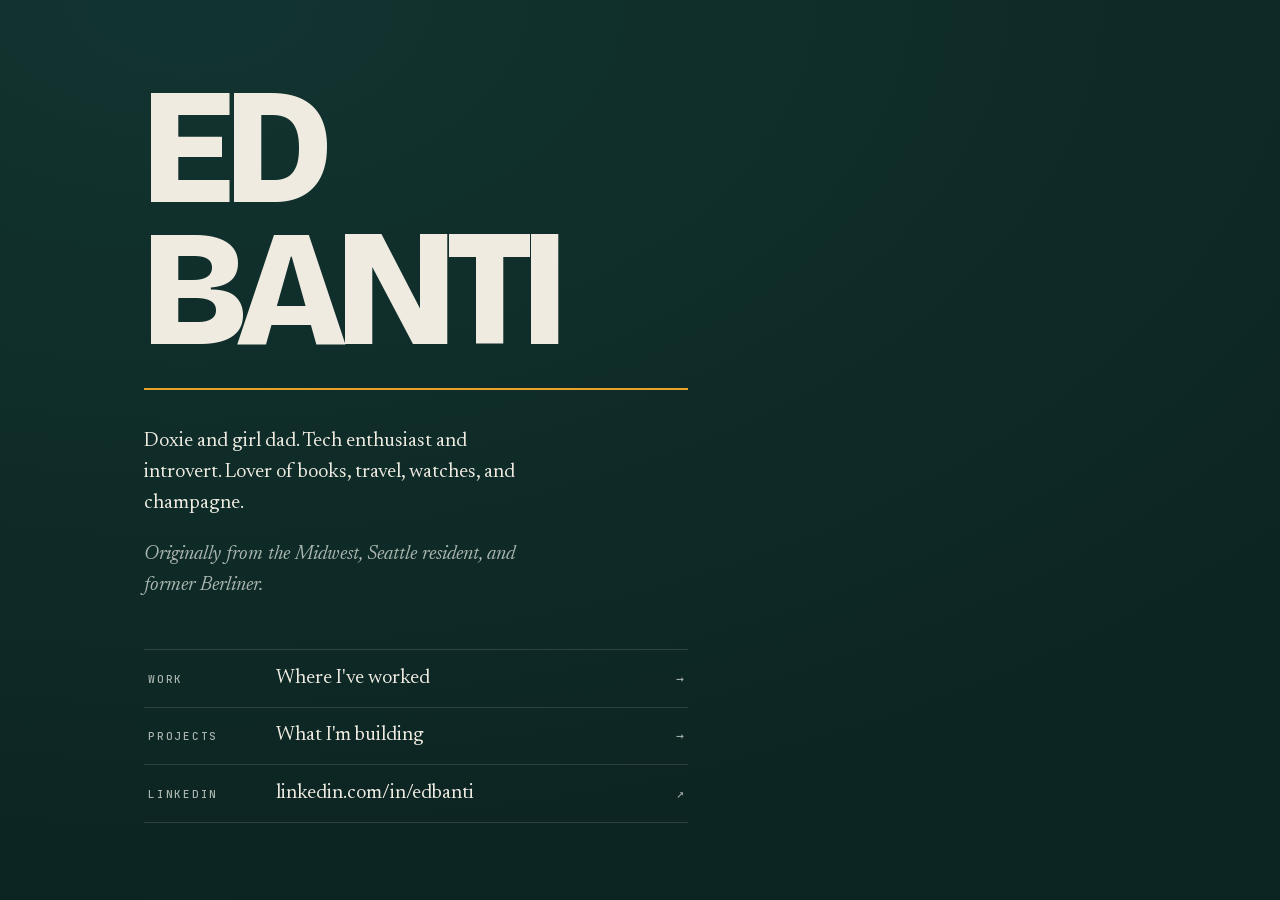
<file: index.html>
<!DOCTYPE html>
<html lang="en">
<head>
<meta charset="utf-8">
<meta name="viewport" content="width=device-width, initial-scale=1">
<title>Ed Banti</title>
<meta name="description" content="Doxie and girl dad. Tech enthusiast and introvert. Lover of books, travel, watches, and champagne. Seattle resident and former Berliner.">
<link rel="canonical" href="https://edbanti.com/">

<meta property="og:type" content="website">
<meta property="og:url" content="https://edbanti.com/">
<meta property="og:title" content="Ed Banti">
<meta property="og:description" content="Doxie and girl dad. Tech enthusiast and introvert. Lover of books, travel, watches, and champagne. Seattle resident and former Berliner.">
<meta property="og:image" content="https://edbanti.com/og.png">
<meta property="og:image:width" content="1200">
<meta property="og:image:height" content="630">
<meta property="og:image:alt" content="Ed Banti">
<meta name="twitter:card" content="summary_large_image">

<link rel="icon" href="data:image/svg+xml,<svg xmlns='http://www.w3.org/2000/svg' viewBox='0 0 32 32'><rect width='32' height='32' fill='%23123430'/><text x='16' y='23' font-family='Georgia,serif' font-size='19' font-weight='700' fill='%23EFEBE1' text-anchor='middle'>E</text></svg>">

<link rel="preload" href="/fonts/bricolage-grotesque-normal-latin.woff2" as="font" type="font/woff2" crossorigin>
<link rel="preload" href="/fonts/newsreader-normal-latin.woff2" as="font" type="font/woff2" crossorigin>
<link rel="stylesheet" href="/style.css">
</head>
<body class="home">

<main>
  <h1 class="name"><span>Ed</span><span>Banti</span></h1>

  <div class="rule" role="presentation"></div>

  <p class="bio">Doxie and girl dad. Tech enthusiast and introvert. Lover of books, travel, watches, and champagne.</p>
  <p class="bio"><em>Originally from the Midwest, Seattle resident, and former Berliner.</em></p>

  <ul class="links">
    <li>
      <a href="/work/">
        <span class="key">Work</span>
        <span class="val">Where I've worked</span>
        <span class="arrow arrow--in" aria-hidden="true">&#8594;</span>
      </a>
    </li>
    <li>
      <a href="/projects/">
        <span class="key">Projects</span>
        <span class="val">What I'm building</span>
        <span class="arrow arrow--in" aria-hidden="true">&#8594;</span>
      </a>
    </li>
    <li>
      <a href="https://www.linkedin.com/in/edbanti/" rel="me noopener">
        <span class="key">LinkedIn</span>
        <span class="val">linkedin.com/in/edbanti</span>
        <span class="arrow" aria-hidden="true">&#8599;</span>
      </a>
    </li>
  </ul>
</main>

</body>
</html>
</file>
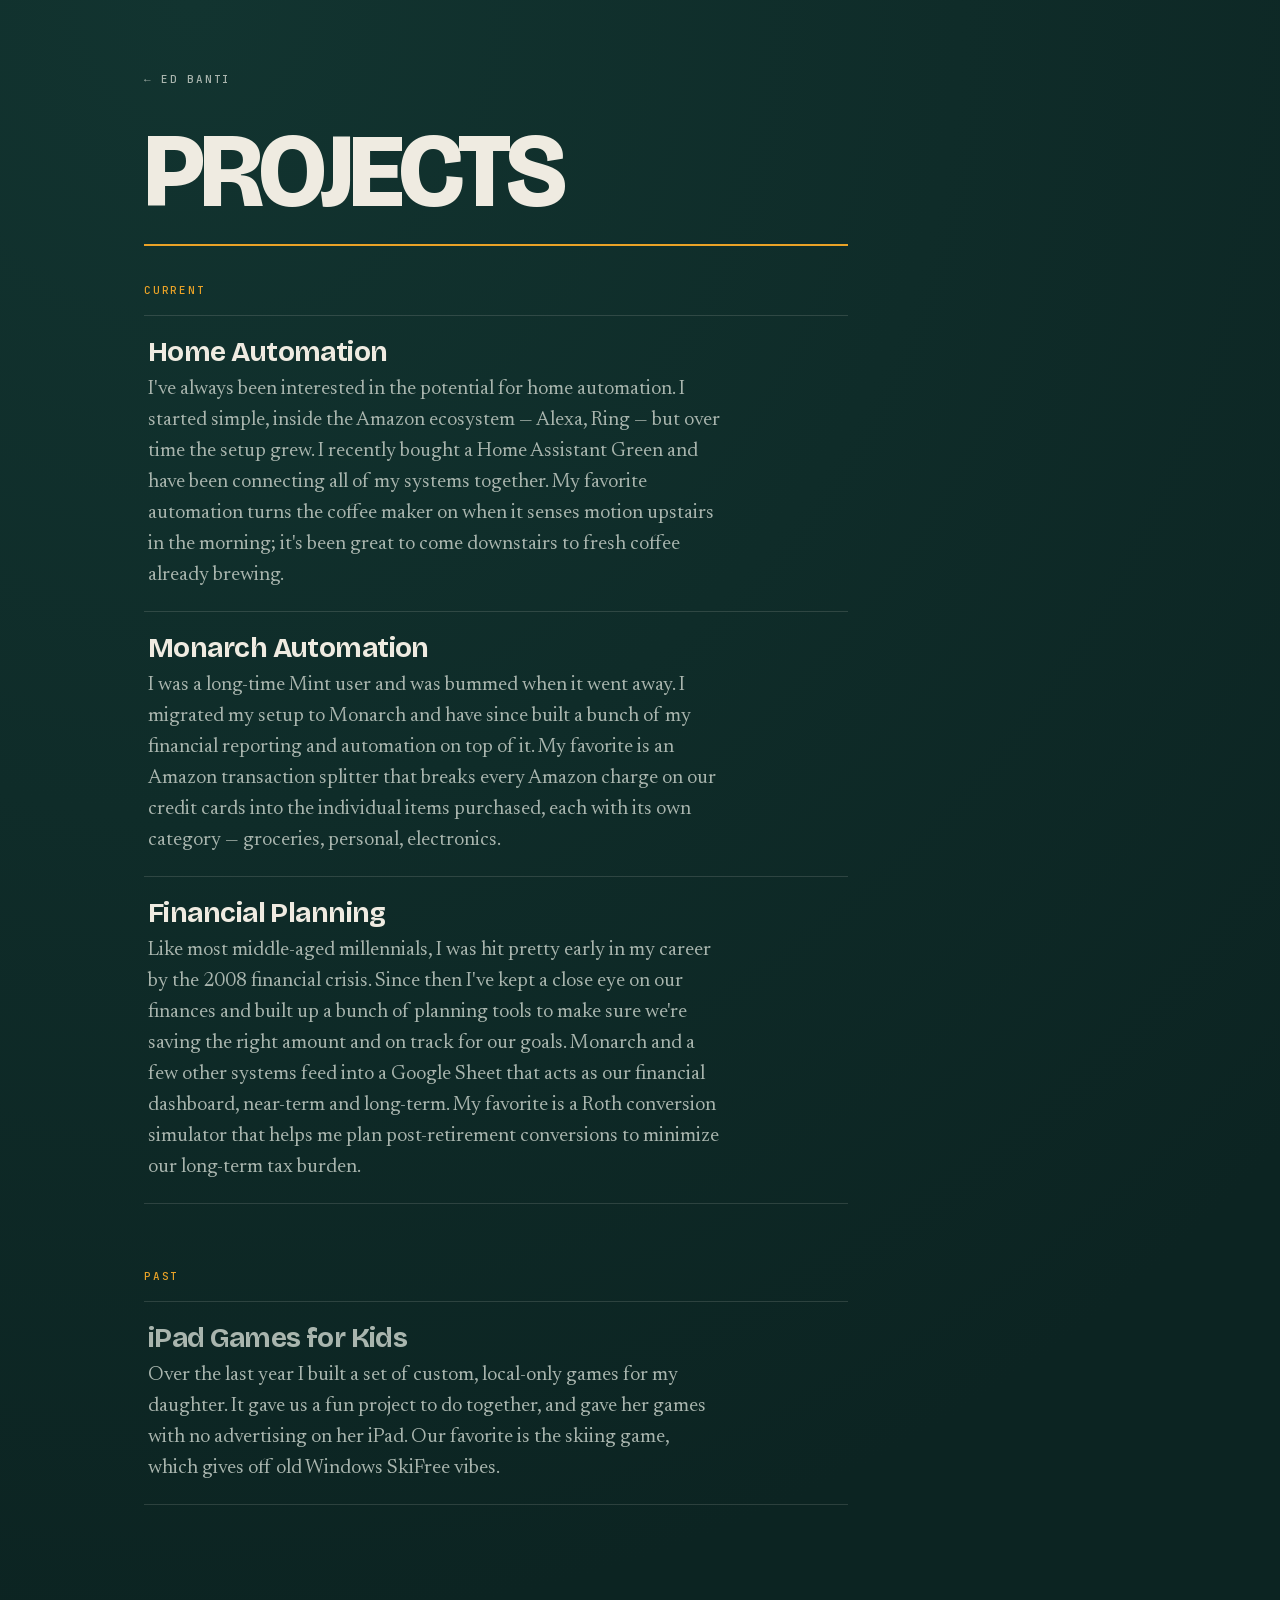
<file: projects/index.html>
<!DOCTYPE html>
<html lang="en">
<head>
<meta charset="utf-8">
<meta name="viewport" content="width=device-width, initial-scale=1">
<title>Projects — Ed Banti</title>
<meta name="description" content="Things Ed Banti is building, and things he has built.">
<link rel="canonical" href="https://edbanti.com/projects/">

<meta property="og:type" content="website">
<meta property="og:url" content="https://edbanti.com/projects/">
<meta property="og:title" content="Projects — Ed Banti">
<meta property="og:description" content="Things Ed Banti is building, and things he has built.">
<meta property="og:image" content="https://edbanti.com/og.png">
<meta property="og:image:width" content="1200">
<meta property="og:image:height" content="630">
<meta property="og:image:alt" content="Ed Banti">
<meta name="twitter:card" content="summary_large_image">

<link rel="icon" href="data:image/svg+xml,<svg xmlns='http://www.w3.org/2000/svg' viewBox='0 0 32 32'><rect width='32' height='32' fill='%23123430'/><text x='16' y='23' font-family='Georgia,serif' font-size='19' font-weight='700' fill='%23EFEBE1' text-anchor='middle'>E</text></svg>">

<link rel="preload" href="/fonts/bricolage-grotesque-normal-latin.woff2" as="font" type="font/woff2" crossorigin>
<link rel="preload" href="/fonts/newsreader-normal-latin.woff2" as="font" type="font/woff2" crossorigin>
<link rel="stylesheet" href="/style.css">
</head>
<body>

<main>
  <a class="back" href="/">&#8592; Ed Banti</a>

  <h1 class="name name--sub"><span>Projects</span></h1>

  <div class="rule rule--wide" role="presentation"></div>

  <section class="group">
    <h2 class="group__label">Current</h2>
    <ul class="projects">
      <li class="project">
        <h3 class="project__title">Home Automation</h3>
        <p class="project__desc">I've always been interested in the potential for home automation. I started simple, inside the Amazon ecosystem — Alexa, Ring — but over time the setup grew. I recently bought a Home Assistant Green and have been connecting all of my systems together. My favorite automation turns the coffee maker on when it senses motion upstairs in the morning; it's been great to come downstairs to fresh coffee already brewing.</p>
      </li>
      <li class="project">
        <h3 class="project__title">Monarch Automation</h3>
        <p class="project__desc">I was a long-time Mint user and was bummed when it went away. I migrated my setup to Monarch and have since built a bunch of my financial reporting and automation on top of it. My favorite is an Amazon transaction splitter that breaks every Amazon charge on our credit cards into the individual items purchased, each with its own category — groceries, personal, electronics.</p>
      </li>
      <li class="project">
        <h3 class="project__title">Financial Planning</h3>
        <p class="project__desc">Like most middle-aged millennials, I was hit pretty early in my career by the 2008 financial crisis. Since then I've kept a close eye on our finances and built up a bunch of planning tools to make sure we're saving the right amount and on track for our goals. Monarch and a few other systems feed into a Google Sheet that acts as our financial dashboard, near-term and long-term. My favorite is a Roth conversion simulator that helps me plan post-retirement conversions to minimize our long-term tax burden.</p>
      </li>
    </ul>
  </section>

  <section class="group group--past">
    <h2 class="group__label">Past</h2>
    <ul class="projects">
      <li class="project">
        <h3 class="project__title">iPad Games for Kids</h3>
        <p class="project__desc">Over the last year I built a set of custom, local-only games for my daughter. It gave us a fun project to do together, and gave her games with no advertising on her iPad. Our favorite is the skiing game, which gives off old Windows SkiFree vibes.</p>
      </li>
    </ul>
  </section>
</main>

</body>
</html>
</file>
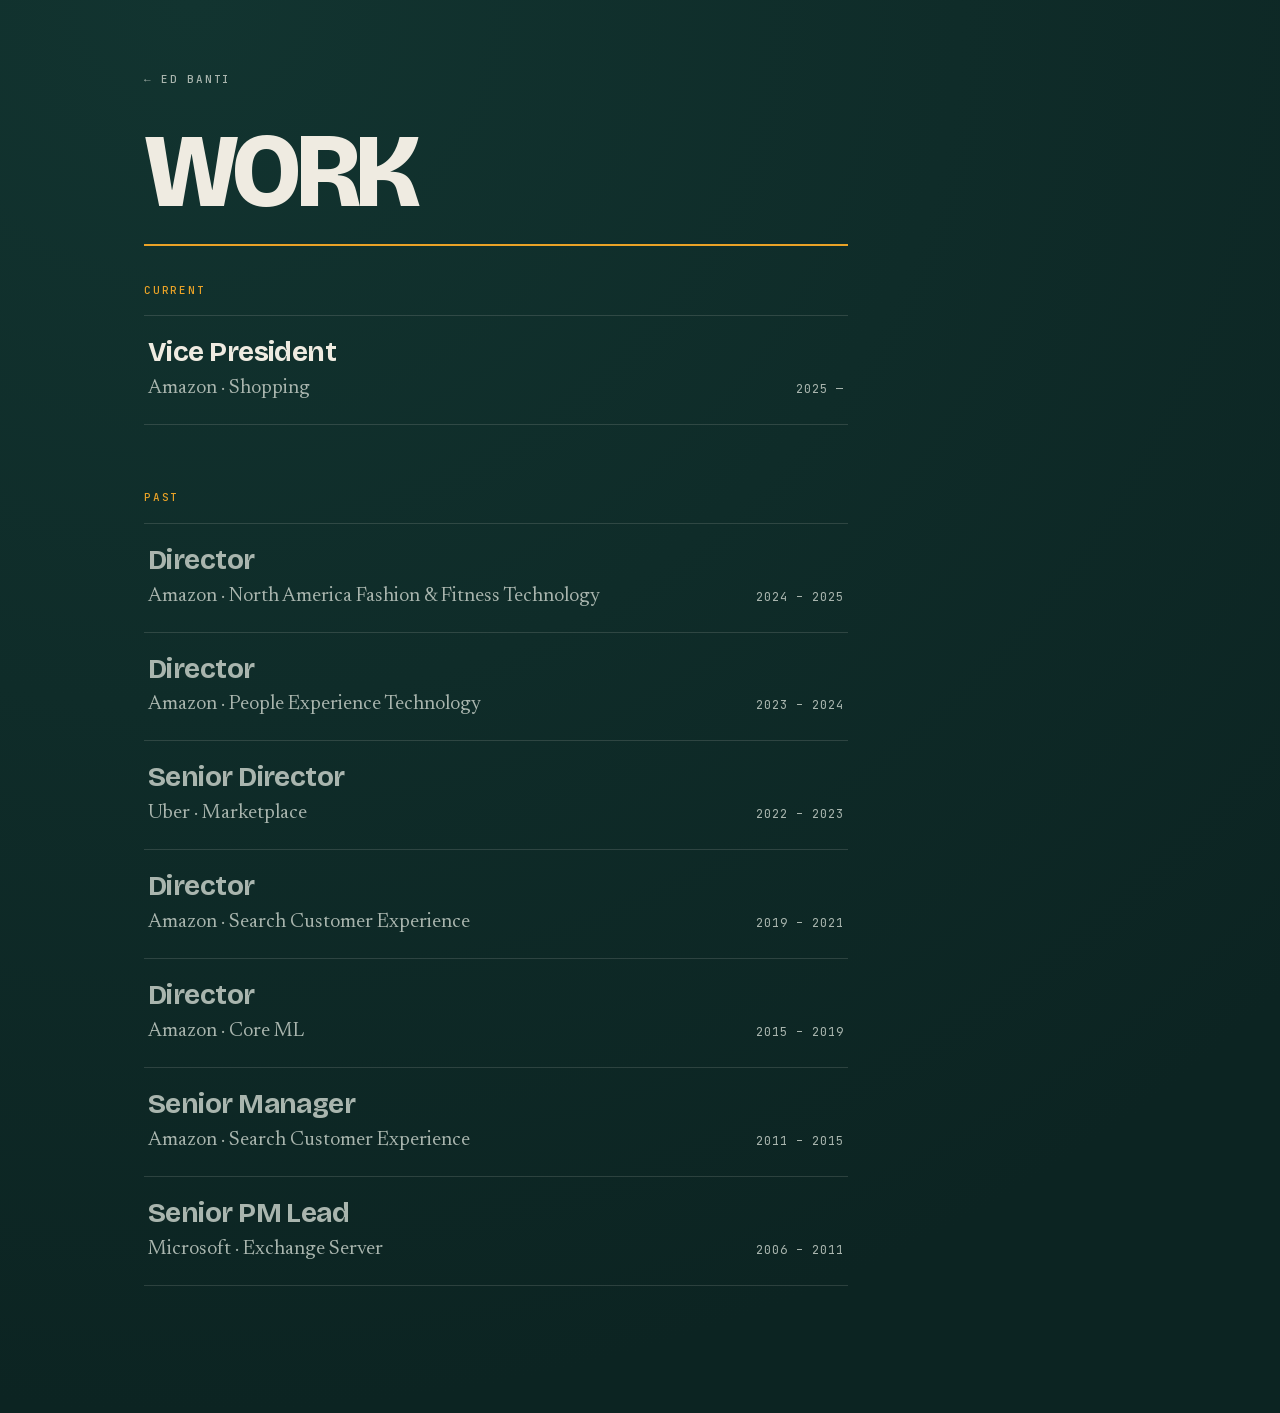
<file: work/index.html>
<!DOCTYPE html>
<html lang="en">
<head>
<meta charset="utf-8">
<meta name="viewport" content="width=device-width, initial-scale=1">
<title>Work — Ed Banti</title>
<meta name="description" content="Product and technology leadership at Amazon, Uber, and Microsoft.">
<link rel="canonical" href="https://edbanti.com/work/">

<meta property="og:type" content="website">
<meta property="og:url" content="https://edbanti.com/work/">
<meta property="og:title" content="Work — Ed Banti">
<meta property="og:description" content="Product and technology leadership at Amazon, Uber, and Microsoft.">
<meta property="og:image" content="https://edbanti.com/og.png">
<meta property="og:image:width" content="1200">
<meta property="og:image:height" content="630">
<meta property="og:image:alt" content="Ed Banti">
<meta name="twitter:card" content="summary_large_image">

<link rel="icon" href="data:image/svg+xml,<svg xmlns='http://www.w3.org/2000/svg' viewBox='0 0 32 32'><rect width='32' height='32' fill='%23123430'/><text x='16' y='23' font-family='Georgia,serif' font-size='19' font-weight='700' fill='%23EFEBE1' text-anchor='middle'>E</text></svg>">

<link rel="preload" href="/fonts/bricolage-grotesque-normal-latin.woff2" as="font" type="font/woff2" crossorigin>
<link rel="preload" href="/fonts/newsreader-normal-latin.woff2" as="font" type="font/woff2" crossorigin>
<link rel="stylesheet" href="/style.css">
</head>
<body>

<main>
  <a class="back" href="/">&#8592; Ed Banti</a>

  <h1 class="name name--sub"><span>Work</span></h1>

  <div class="rule rule--wide" role="presentation"></div>

  <section class="group">
    <h2 class="group__label">Current</h2>
    <ul class="roles">
      <li class="role">
        <h3 class="role__title">Vice President</h3>
        <p class="role__meta">
          <span class="role__org">Amazon &middot; Shopping</span>
          <span class="role__years">2025 &mdash;</span>
        </p>
      </li>
    </ul>
  </section>

  <section class="group group--past">
    <h2 class="group__label">Past</h2>
    <ul class="roles">
      <li class="role">
        <h3 class="role__title">Director</h3>
        <p class="role__meta">
          <span class="role__org">Amazon &middot; North America Fashion &amp; Fitness Technology</span>
          <span class="role__years">2024 &ndash; 2025</span>
        </p>
      </li>
      <li class="role">
        <h3 class="role__title">Director</h3>
        <p class="role__meta">
          <span class="role__org">Amazon &middot; People Experience Technology</span>
          <span class="role__years">2023 &ndash; 2024</span>
        </p>
      </li>
      <li class="role">
        <h3 class="role__title">Senior Director</h3>
        <p class="role__meta">
          <span class="role__org">Uber &middot; Marketplace</span>
          <span class="role__years">2022 &ndash; 2023</span>
        </p>
      </li>
      <li class="role">
        <h3 class="role__title">Director</h3>
        <p class="role__meta">
          <span class="role__org">Amazon &middot; Search Customer Experience</span>
          <span class="role__years">2019 &ndash; 2021</span>
        </p>
      </li>
      <li class="role">
        <h3 class="role__title">Director</h3>
        <p class="role__meta">
          <span class="role__org">Amazon &middot; Core ML</span>
          <span class="role__years">2015 &ndash; 2019</span>
        </p>
      </li>
      <li class="role">
        <h3 class="role__title">Senior Manager</h3>
        <p class="role__meta">
          <span class="role__org">Amazon &middot; Search Customer Experience</span>
          <span class="role__years">2011 &ndash; 2015</span>
        </p>
      </li>
      <li class="role">
        <h3 class="role__title">Senior PM Lead</h3>
        <p class="role__meta">
          <span class="role__org">Microsoft &middot; Exchange Server</span>
          <span class="role__years">2006 &ndash; 2011</span>
        </p>
      </li>
    </ul>
  </section>
</main>

</body>
</html>
</file>
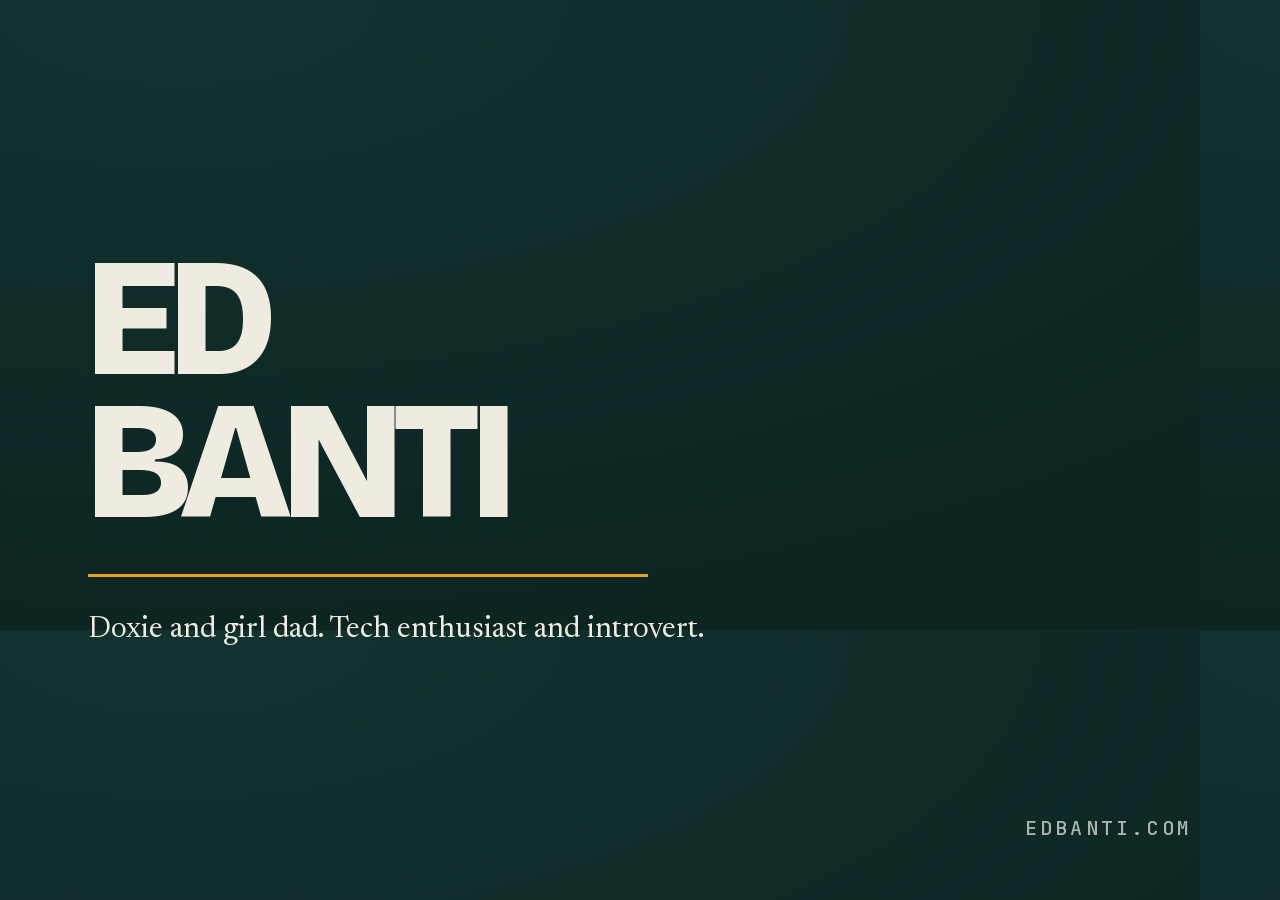
<file: tools/og.html>
<!DOCTYPE html>
<html>
<head>
<meta charset="utf-8">
<meta name="robots" content="noindex">
<link rel="stylesheet" href="../style.css">
<style>
  * { margin: 0; padding: 0; box-sizing: border-box; }
  html, body { width: 1200px; height: 630px; overflow: hidden; }
  body {
    background: radial-gradient(120% 100% at 15% 0%, #123430 0%, #0C2422 100%);
    color: #EFEBE1;
    display: flex;
    flex-direction: column;
    justify-content: center;
    padding: 0 88px;
    font-family: "Newsreader", Georgia, serif;
  }
  h1 {
    font-family: "Bricolage Grotesque", sans-serif;
    font-weight: 800;
    font-size: 168px;
    line-height: 0.85;
    letter-spacing: -0.045em;
    text-transform: uppercase;
  }
  h1 span { display: block; }
  .rule { height: 3px; width: 560px; background: #E9A227; margin: 40px 0 32px; }
  p { font-size: 30px; color: #EFEBE1; max-width: 700px; line-height: 1.45; }
  .url {
    position: absolute;
    bottom: 56px;
    right: 88px;
    font-family: "JetBrains Mono", monospace;
    font-weight: 500;
    font-size: 20px;
    letter-spacing: 0.16em;
    text-transform: uppercase;
    color: #A9B5AE;
  }
</style>
</head>
<body>
  <h1><span>Ed</span><span>Banti</span></h1>
  <div class="rule"></div>
  <p>Doxie and girl dad. Tech enthusiast and introvert.</p>
  <div class="url">edbanti.com</div>
</body>
</html>
</file>
<file: style.css>
/* Self-hosted fonts — SIL OFL 1.1, see /fonts/README.md */

@font-face {
  font-family: 'Bricolage Grotesque';
  font-style: normal;
  font-weight: 700;
  font-display: swap;
  src: url('/fonts/bricolage-grotesque-normal-latin-ext.woff2') format('woff2');
  unicode-range: U+0100-02BA, U+02BD-02C5, U+02C7-02CC, U+02CE-02D7, U+02DD-02FF, U+0304, U+0308, U+0329, U+1D00-1DBF, U+1E00-1E9F, U+1EF2-1EFF, U+2020, U+20A0-20AB, U+20AD-20C0, U+2113, U+2C60-2C7F, U+A720-A7FF;
}
@font-face {
  font-family: 'Bricolage Grotesque';
  font-style: normal;
  font-weight: 700;
  font-display: swap;
  src: url('/fonts/bricolage-grotesque-normal-latin.woff2') format('woff2');
  unicode-range: U+0000-00FF, U+0131, U+0152-0153, U+02BB-02BC, U+02C6, U+02DA, U+02DC, U+0304, U+0308, U+0329, U+2000-206F, U+20AC, U+2122, U+2191, U+2193, U+2212, U+2215, U+FEFF, U+FFFD;
}
@font-face {
  font-family: 'Bricolage Grotesque';
  font-style: normal;
  font-weight: 800;
  font-display: swap;
  src: url('/fonts/bricolage-grotesque-normal-latin-ext.woff2') format('woff2');
  unicode-range: U+0100-02BA, U+02BD-02C5, U+02C7-02CC, U+02CE-02D7, U+02DD-02FF, U+0304, U+0308, U+0329, U+1D00-1DBF, U+1E00-1E9F, U+1EF2-1EFF, U+2020, U+20A0-20AB, U+20AD-20C0, U+2113, U+2C60-2C7F, U+A720-A7FF;
}
@font-face {
  font-family: 'Bricolage Grotesque';
  font-style: normal;
  font-weight: 800;
  font-display: swap;
  src: url('/fonts/bricolage-grotesque-normal-latin.woff2') format('woff2');
  unicode-range: U+0000-00FF, U+0131, U+0152-0153, U+02BB-02BC, U+02C6, U+02DA, U+02DC, U+0304, U+0308, U+0329, U+2000-206F, U+20AC, U+2122, U+2191, U+2193, U+2212, U+2215, U+FEFF, U+FFFD;
}
@font-face {
  font-family: 'JetBrains Mono';
  font-style: normal;
  font-weight: 400;
  font-display: swap;
  src: url('/fonts/jetbrains-mono-normal-latin-ext.woff2') format('woff2');
  unicode-range: U+0100-02BA, U+02BD-02C5, U+02C7-02CC, U+02CE-02D7, U+02DD-02FF, U+0304, U+0308, U+0329, U+1D00-1DBF, U+1E00-1E9F, U+1EF2-1EFF, U+2020, U+20A0-20AB, U+20AD-20C0, U+2113, U+2C60-2C7F, U+A720-A7FF;
}
@font-face {
  font-family: 'JetBrains Mono';
  font-style: normal;
  font-weight: 400;
  font-display: swap;
  src: url('/fonts/jetbrains-mono-normal-latin.woff2') format('woff2');
  unicode-range: U+0000-00FF, U+0131, U+0152-0153, U+02BB-02BC, U+02C6, U+02DA, U+02DC, U+0304, U+0308, U+0329, U+2000-206F, U+20AC, U+2122, U+2191, U+2193, U+2212, U+2215, U+FEFF, U+FFFD;
}
@font-face {
  font-family: 'JetBrains Mono';
  font-style: normal;
  font-weight: 500;
  font-display: swap;
  src: url('/fonts/jetbrains-mono-normal-latin-ext.woff2') format('woff2');
  unicode-range: U+0100-02BA, U+02BD-02C5, U+02C7-02CC, U+02CE-02D7, U+02DD-02FF, U+0304, U+0308, U+0329, U+1D00-1DBF, U+1E00-1E9F, U+1EF2-1EFF, U+2020, U+20A0-20AB, U+20AD-20C0, U+2113, U+2C60-2C7F, U+A720-A7FF;
}
@font-face {
  font-family: 'JetBrains Mono';
  font-style: normal;
  font-weight: 500;
  font-display: swap;
  src: url('/fonts/jetbrains-mono-normal-latin.woff2') format('woff2');
  unicode-range: U+0000-00FF, U+0131, U+0152-0153, U+02BB-02BC, U+02C6, U+02DA, U+02DC, U+0304, U+0308, U+0329, U+2000-206F, U+20AC, U+2122, U+2191, U+2193, U+2212, U+2215, U+FEFF, U+FFFD;
}
@font-face {
  font-family: 'Newsreader';
  font-style: italic;
  font-weight: 400;
  font-display: swap;
  src: url('/fonts/newsreader-italic-latin-ext.woff2') format('woff2');
  unicode-range: U+0100-02BA, U+02BD-02C5, U+02C7-02CC, U+02CE-02D7, U+02DD-02FF, U+0304, U+0308, U+0329, U+1D00-1DBF, U+1E00-1E9F, U+1EF2-1EFF, U+2020, U+20A0-20AB, U+20AD-20C0, U+2113, U+2C60-2C7F, U+A720-A7FF;
}
@font-face {
  font-family: 'Newsreader';
  font-style: italic;
  font-weight: 400;
  font-display: swap;
  src: url('/fonts/newsreader-italic-latin.woff2') format('woff2');
  unicode-range: U+0000-00FF, U+0131, U+0152-0153, U+02BB-02BC, U+02C6, U+02DA, U+02DC, U+0304, U+0308, U+0329, U+2000-206F, U+20AC, U+2122, U+2191, U+2193, U+2212, U+2215, U+FEFF, U+FFFD;
}
@font-face {
  font-family: 'Newsreader';
  font-style: normal;
  font-weight: 400;
  font-display: swap;
  src: url('/fonts/newsreader-normal-latin-ext.woff2') format('woff2');
  unicode-range: U+0100-02BA, U+02BD-02C5, U+02C7-02CC, U+02CE-02D7, U+02DD-02FF, U+0304, U+0308, U+0329, U+1D00-1DBF, U+1E00-1E9F, U+1EF2-1EFF, U+2020, U+20A0-20AB, U+20AD-20C0, U+2113, U+2C60-2C7F, U+A720-A7FF;
}
@font-face {
  font-family: 'Newsreader';
  font-style: normal;
  font-weight: 400;
  font-display: swap;
  src: url('/fonts/newsreader-normal-latin.woff2') format('woff2');
  unicode-range: U+0000-00FF, U+0131, U+0152-0153, U+02BB-02BC, U+02C6, U+02DA, U+02DC, U+0304, U+0308, U+0329, U+2000-206F, U+20AC, U+2122, U+2191, U+2193, U+2212, U+2215, U+FEFF, U+FFFD;
}

:root {
  --field:      #123430;
  --field-deep: #0C2422;
  --bone:       #EFEBE1;
  --bone-dim:   #A9B5AE;
  --amber:      #E9A227;

  --display: "Bricolage Grotesque", system-ui, sans-serif;
  --body:    "Newsreader", Georgia, serif;
  --mono:    "JetBrains Mono", ui-monospace, monospace;

  --gutter: clamp(1.5rem, 5vw, 5rem);
  --hair:   rgba(239, 235, 225, 0.14);
}

*, *::before, *::after { box-sizing: border-box; }

html { -webkit-text-size-adjust: 100%; }

body {
  margin: 0;
  min-height: 100svh;
  padding: clamp(2.5rem, 7vh, 4.5rem) var(--gutter);
  background: radial-gradient(120% 100% at 15% 0%, var(--field) 0%, var(--field-deep) 100%);
  color: var(--bone);
  font-family: var(--body);
  font-size: clamp(1.0625rem, 0.95rem + 0.5vw, 1.25rem);
  line-height: 1.55;
  text-rendering: optimizeLegibility;
  -webkit-font-smoothing: antialiased;
}

/* Home is vertically centred; the projects page reads top-down. */
body.home { display: flex; flex-direction: column; justify-content: center; }

main { width: 100%; max-width: 62rem; margin: 0 auto; }

/* ---- Display type ---- */

.name {
  font-family: var(--display);
  font-weight: 800;
  font-size: clamp(3.5rem, 13vw, 10.5rem);
  line-height: 0.85;
  letter-spacing: -0.045em;
  margin: 0;
  text-transform: uppercase;
}

.name span { display: block; }

/* Subpage heading: same voice, stepped down so home stays the loudest page. */
.name--sub { font-size: clamp(3rem, 9vw, 6.5rem); }

/* Caps the text column; the name is the only thing that breaks wider. */
.rule {
  height: 2px;
  width: min(100%, 34rem);
  background: var(--amber);
  margin: clamp(1.25rem, 2.5vw, 1.75rem) 0 clamp(1.5rem, 3vw, 2.25rem);
  transform-origin: left center;
}

/* Matches the wider project column so the rule caps what sits beneath it. */
.rule--wide { width: min(100%, 44rem); }

/* ---- Body copy ---- */

.bio { max-width: 34ch; margin: 0; color: var(--bone); }
.bio + .bio { margin-top: 1em; }
.bio em { font-style: italic; color: var(--bone-dim); }

/* ---- Back link ---- */

.back {
  display: inline-block;
  font-family: var(--mono);
  font-size: 0.6875rem;
  font-weight: 500;
  letter-spacing: 0.16em;
  text-transform: uppercase;
  color: var(--bone-dim);
  text-decoration: none;
  margin-bottom: clamp(1.5rem, 4vw, 2.5rem);
  transition: color 140ms ease;
}

.back:hover, .back:focus-visible { color: var(--amber); }

/* ---- Link rows ---- */

.links {
  list-style: none;
  margin: clamp(2rem, 4vw, 3rem) 0 0;
  padding: 0;
  max-width: 34rem;
  border-top: 1px solid var(--hair);
}

.links li { border-bottom: 1px solid var(--hair); }

.links a {
  display: grid;
  grid-template-columns: 7rem 1fr auto;
  align-items: baseline;
  gap: 1rem;
  padding: 0.8rem 0.25rem;
  text-decoration: none;
  color: var(--bone);
  transition: color 140ms ease, padding-left 140ms ease;
}

.links .key {
  font-family: var(--mono);
  font-size: 0.6875rem;
  font-weight: 500;
  letter-spacing: 0.16em;
  text-transform: uppercase;
  color: var(--bone-dim);
  transition: color 140ms ease;
}

.links .val { font-family: var(--body); overflow-wrap: anywhere; }

.links .arrow {
  font-family: var(--mono);
  font-size: 0.8125rem;
  color: var(--bone-dim);
  transition: transform 140ms ease, color 140ms ease;
}

.links a:hover,
.links a:focus-visible { color: var(--amber); padding-left: 0.75rem; }

.links a:hover .key,
.links a:focus-visible .key { color: var(--amber); }

.links a:hover .arrow,
.links a:focus-visible .arrow { color: var(--amber); transform: translate(2px, -2px); }

/* Internal links travel sideways, not out of the site. */
.links a:hover .arrow--in,
.links a:focus-visible .arrow--in { transform: translateX(3px); }

/* ---- Projects ---- */

.group { margin: 0 0 clamp(2.5rem, 6vw, 4rem); max-width: 44rem; }

.group__label {
  font-family: var(--mono);
  font-size: 0.6875rem;
  font-weight: 500;
  letter-spacing: 0.16em;
  text-transform: uppercase;
  color: var(--amber);
  margin: 0 0 1rem;
}

.projects { list-style: none; margin: 0; padding: 0; border-top: 1px solid var(--hair); }

.project { border-bottom: 1px solid var(--hair); padding: 1.25rem 0.25rem; }

.project__title {
  font-family: var(--display);
  font-weight: 700;
  font-size: clamp(1.25rem, 1rem + 1vw, 1.75rem);
  letter-spacing: -0.02em;
  margin: 0 0 0.35rem;
  line-height: 1.15;
}

.project__desc { margin: 0; color: var(--bone-dim); max-width: 52ch; }

.group--past .project__title { color: var(--bone-dim); }

/* ---- Work ---- */

.roles { list-style: none; margin: 0; padding: 0; border-top: 1px solid var(--hair); }

.role { border-bottom: 1px solid var(--hair); padding: 1.25rem 0.25rem; }

.role__title {
  font-family: var(--display);
  font-weight: 700;
  font-size: clamp(1.25rem, 1rem + 1vw, 1.75rem);
  letter-spacing: -0.02em;
  margin: 0 0 0.3rem;
  line-height: 1.15;
}

/* Company left, dates right — the dates form a readable column down the page. */
.role__meta {
  display: flex;
  justify-content: space-between;
  align-items: baseline;
  gap: 1rem;
  margin: 0;
}

.role__org { color: var(--bone-dim); }

.role__years {
  font-family: var(--mono);
  font-size: 0.75rem;
  letter-spacing: 0.08em;
  color: var(--bone-dim);
  white-space: nowrap;
}

.group--past .role__title { color: var(--bone-dim); }

@media (max-width: 30rem) {
  .role__meta { flex-direction: column; gap: 0.15rem; }
}

:focus-visible { outline: 2px solid var(--amber); outline-offset: 4px; border-radius: 2px; }

/* ---- Load sequence ---- */

@media (prefers-reduced-motion: no-preference) {
  .name span, .bio, .links li, .group { animation: rise 700ms cubic-bezier(0.2, 0.7, 0.3, 1) backwards; }
  .rule { animation: draw 800ms cubic-bezier(0.2, 0.7, 0.3, 1) backwards; }

  .name span:nth-child(1) { animation-delay: 40ms; }
  .name span:nth-child(2) { animation-delay: 120ms; }
  .rule                   { animation-delay: 240ms; }
  .bio                    { animation-delay: 340ms; }
  .links li:nth-child(1)  { animation-delay: 440ms; }
  .links li:nth-child(2)  { animation-delay: 500ms; }
  .links li:nth-child(3)  { animation-delay: 560ms; }
  .group:nth-of-type(1)   { animation-delay: 300ms; }
  .group:nth-of-type(2)   { animation-delay: 380ms; }
}

@keyframes rise {
  from { opacity: 0; transform: translateY(0.6rem); }
  to   { opacity: 1; transform: none; }
}

@keyframes draw {
  from { opacity: 0; transform: scaleX(0); }
  to   { opacity: 1; transform: none; }
}

@media (max-width: 34rem) {
  .links a { grid-template-columns: 1fr auto; row-gap: 0.15rem; }
  .links .key { grid-column: 1 / -1; }
}
</file>
